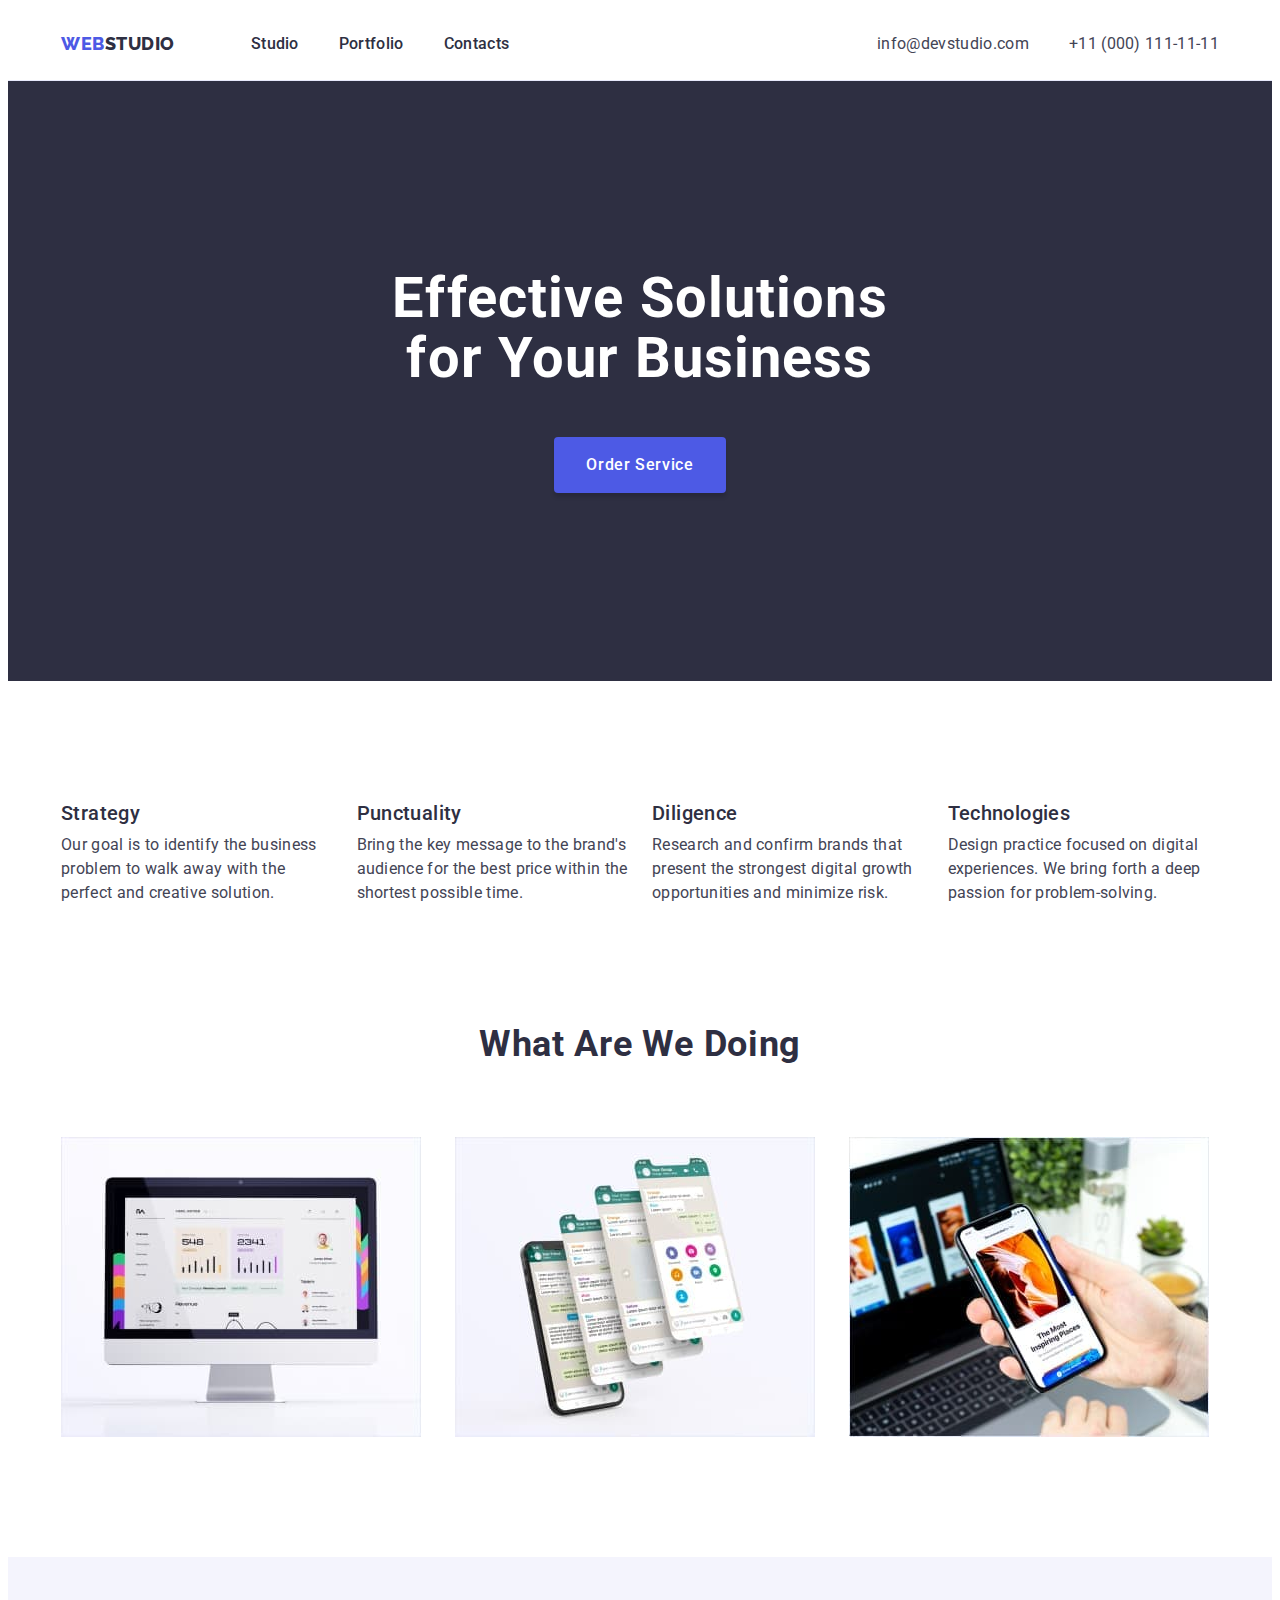
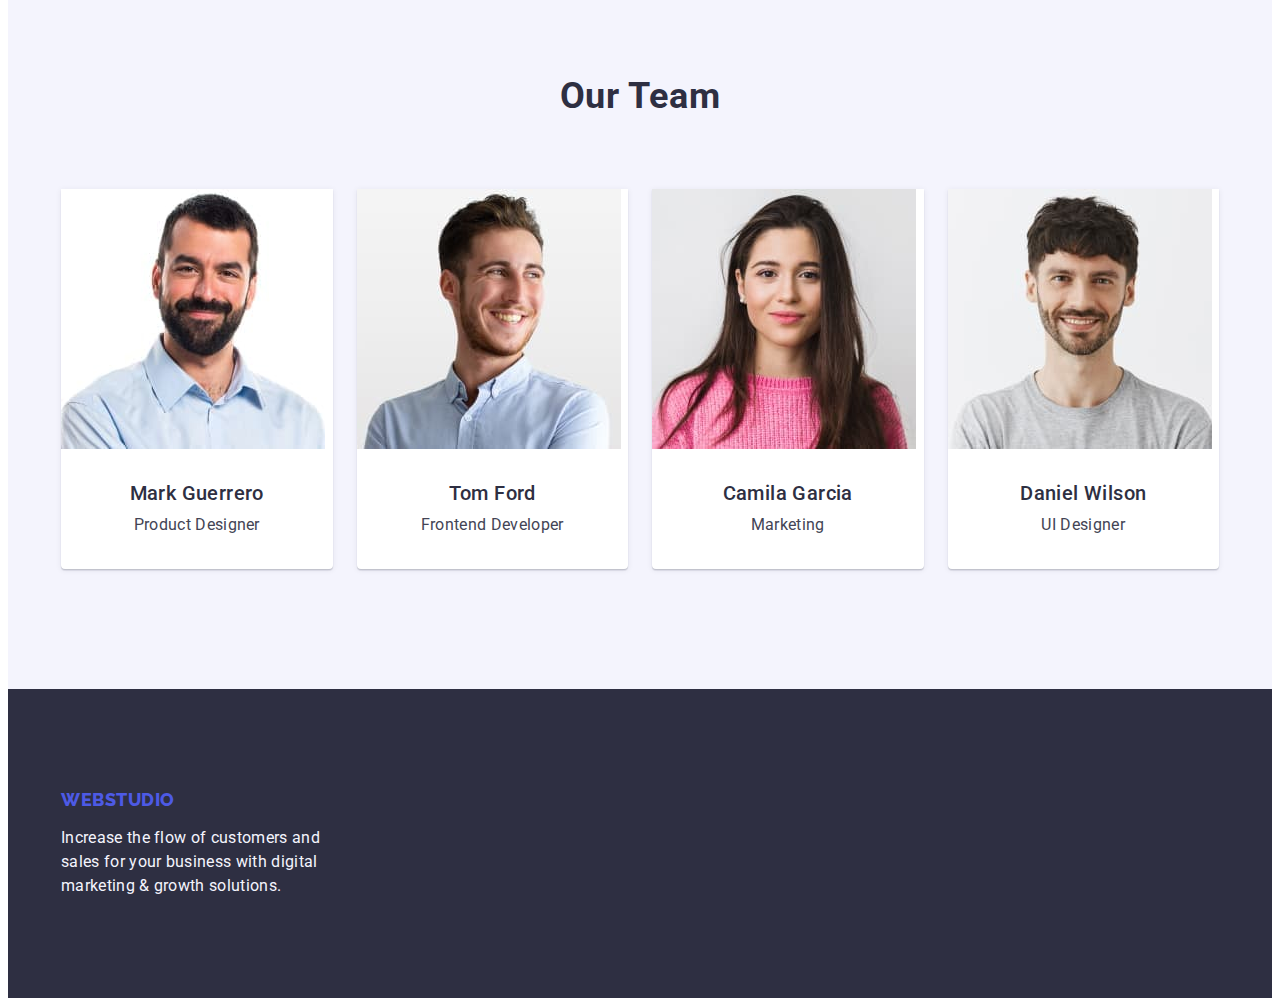
<file: index.html>
<!DOCTYPE html>
<html lang="en">
  <head>
    <meta charset="UTF-8" />
    <meta http-equiv="X-UA-Compatible" content="IE=edge" />
    <meta name="viewport" content="width=device-width, initial-scale=1.0" />
    <title>WebStudio</title>
    <link rel="preconnect" href="https://fonts.googleapis.com" />
    <link rel="preconnect" href="https://fonts.gstatic.com" crossorigin />
    <link
      href="https://fonts.googleapis.com/css2?family=Raleway:wght@800&family=Roboto:wght@400;500;700;900&display=swap"
      rel="stylesheet"
    />
    <link
      rel="stylesheet"
      href="https://cdnjs.cloudflare.com/ajax/libs/modern-normalize/1.1.0/modern-normalize.min.css"
      integrity="sha512-wpPYUAdjBVSE4KJnH1VR1HeZfpl1ub8YT/NKx4PuQ5NmX2tKuGu6U/JRp5y+Y8XG2tV+wKQpNHVUX03MfMFn9Q=="
      crossorigin="anonymous"
      referrerpolicy="no-referrer"
    />
    <link rel="stylesheet" href="./css/styles.css" />
  </head>
  <body>
    <!-- Header -->
    <header class="header">
      <div class="container header-container">
        <nav class="header-nav">
          <!--Logo-->
          <a href="./index.html" class="logo-link">
            Web<span class="header-span">Studio</span>
          </a>
          <!--Web-site Navigation-->
          <ul class="nav-list">
            <li class="nav-item">
              <a href="./index.html" class="nav-link">Studio</a>
            </li>
            <li class="nav-item">
              <a href="./portfolio.html" class="nav-link">Portfolio</a>
            </li>
            <li class="nav-item">
              <a href="" class="nav-link">Contacts </a>
            </li>
          </ul>
        </nav>
        <!--Contacts-->
        <address class="header-contacts">
          <ul class="contacts-list">
            <li class="contact-item">
              <a href="mailto:info@devstudio.com" class="contact-link"
                >info@devstudio.com
              </a>
            </li>
            <li class="contact-item">
              <a href="tel:+110001111111" class="contact-link"
                >+11 (000) 111-11-11
              </a>
            </li>
          </ul>
        </address>
      </div>
    </header>
    <main class="main">
      <!--Hero section-->
      <section class="hero">
        <div class="container">
          <h1 class="hero-title">Effective Solutions for Your Business</h1>
          <button class="hero-button" type="button">Order Service</button>
        </div>
      </section>
      <!--Features section-->
      <section class="features section">
        <div class="container">
          <h2 class="features-title visually-hidden">Features</h2>
          <ul class="features-list">
            <li class="features-item">
              <h3 class="features-subtitle">Strategy</h3>
              <p class="features-text text">
                Our goal is to identify the business problem to walk away with
                the perfect and creative solution.
              </p>
            </li>
            <li class="features-item">
              <h3 class="features-subtitle">Punctuality</h3>
              <p class="features-text text">
                Bring the key message to the brand's audience for the best price
                within the shortest possible time.
              </p>
            </li>
            <li class="features-item">
              <h3 class="features-subtitle">Diligence</h3>
              <p class="features-text text">
                Research and confirm brands that present the strongest digital
                growth opportunities and minimize risk.
              </p>
            </li>
            <li class="features-item">
              <h3 class="features-subtitle">Technologies</h3>
              <p class="features-text text">
                Design practice focused on digital experiences. We bring forth a
                deep passion for problem-solving.
              </p>
            </li>
          </ul>
        </div>
      </section>
      <!--Services-->
      <section class="services section">
        <div class="container">
          <h2 class="services-title">What are we doing</h2>
          <ul class="services-list">
            <li class="services-item">
              <img
                src="./images/service1.jpg"
                alt="Productivity"
                width="360"
                height="300"
              />
            </li>
            <li class="services-item">
              <img
                src="./images/service2.jpg"
                alt="Phone chat"
                width="360"
                height="300"
              />
            </li>
            <li class="services-item">
              <img
                src="./images/service3.jpg"
                alt="Phone app"
                width="360"
                height="300"
              />
            </li>
          </ul>
        </div>
      </section>
      <!--Team-->
      <section class="team section">
        <div class="container">
          <h2 class="team-title">Our Team</h2>
          <ul class="team-list">
            <li class="team-item">
              <img
                src="./images/team1.jpg"
                alt="Mark Guerrero"
                width="264"
                height="260"
              />
              <div class="team-card">
                <h3 class="team-subtitle">Mark Guerrero</h3>
                <p class="team-text text">Product Designer</p>
              </div>
            </li>
            <li class="team-item">
              <img
                src="./images/team2.jpg"
                alt="Tom Ford"
                width="264"
                height="260"
              />
              <div class="team-card">
                <h3 class="team-subtitle">Tom Ford</h3>
                <p class="team-text text">Frontend Developer</p>
              </div>
            </li>
            <li class="team-item">
              <img
                src="./images/team3.jpg"
                alt="Camila Garcia"
                width="264"
                height="260"
              />
              <div class="team-card">
                <h3 class="team-subtitle">Camila Garcia</h3>
                <p class="team-text text">Marketing</p>
              </div>
            </li>
            <li class="team-item">
              <img
                src="./images/team4.jpg"
                alt="Daniel Wilson"
                width="264"
                height="260"
              />
              <div class="team-card">
                <h3 class="team-subtitle">Daniel Wilson</h3>
                <p class="team-text text">UI Designer</p>
              </div>
            </li>
          </ul>
        </div>
      </section>
    </main>
    <!-- Footer -->
    <footer class="footer">
      <div class="container">
        <!--Logo-->
        <a class="logo-link" href="./index.html">
          Web<span class="footer-span">Studio</span>
        </a>
        <p class="footer-slogan">
          Increase the flow of customers and sales for your business with
          digital marketing & growth solutions.
        </p>
      </div>
    </footer>
  </body>
</html>
</file>
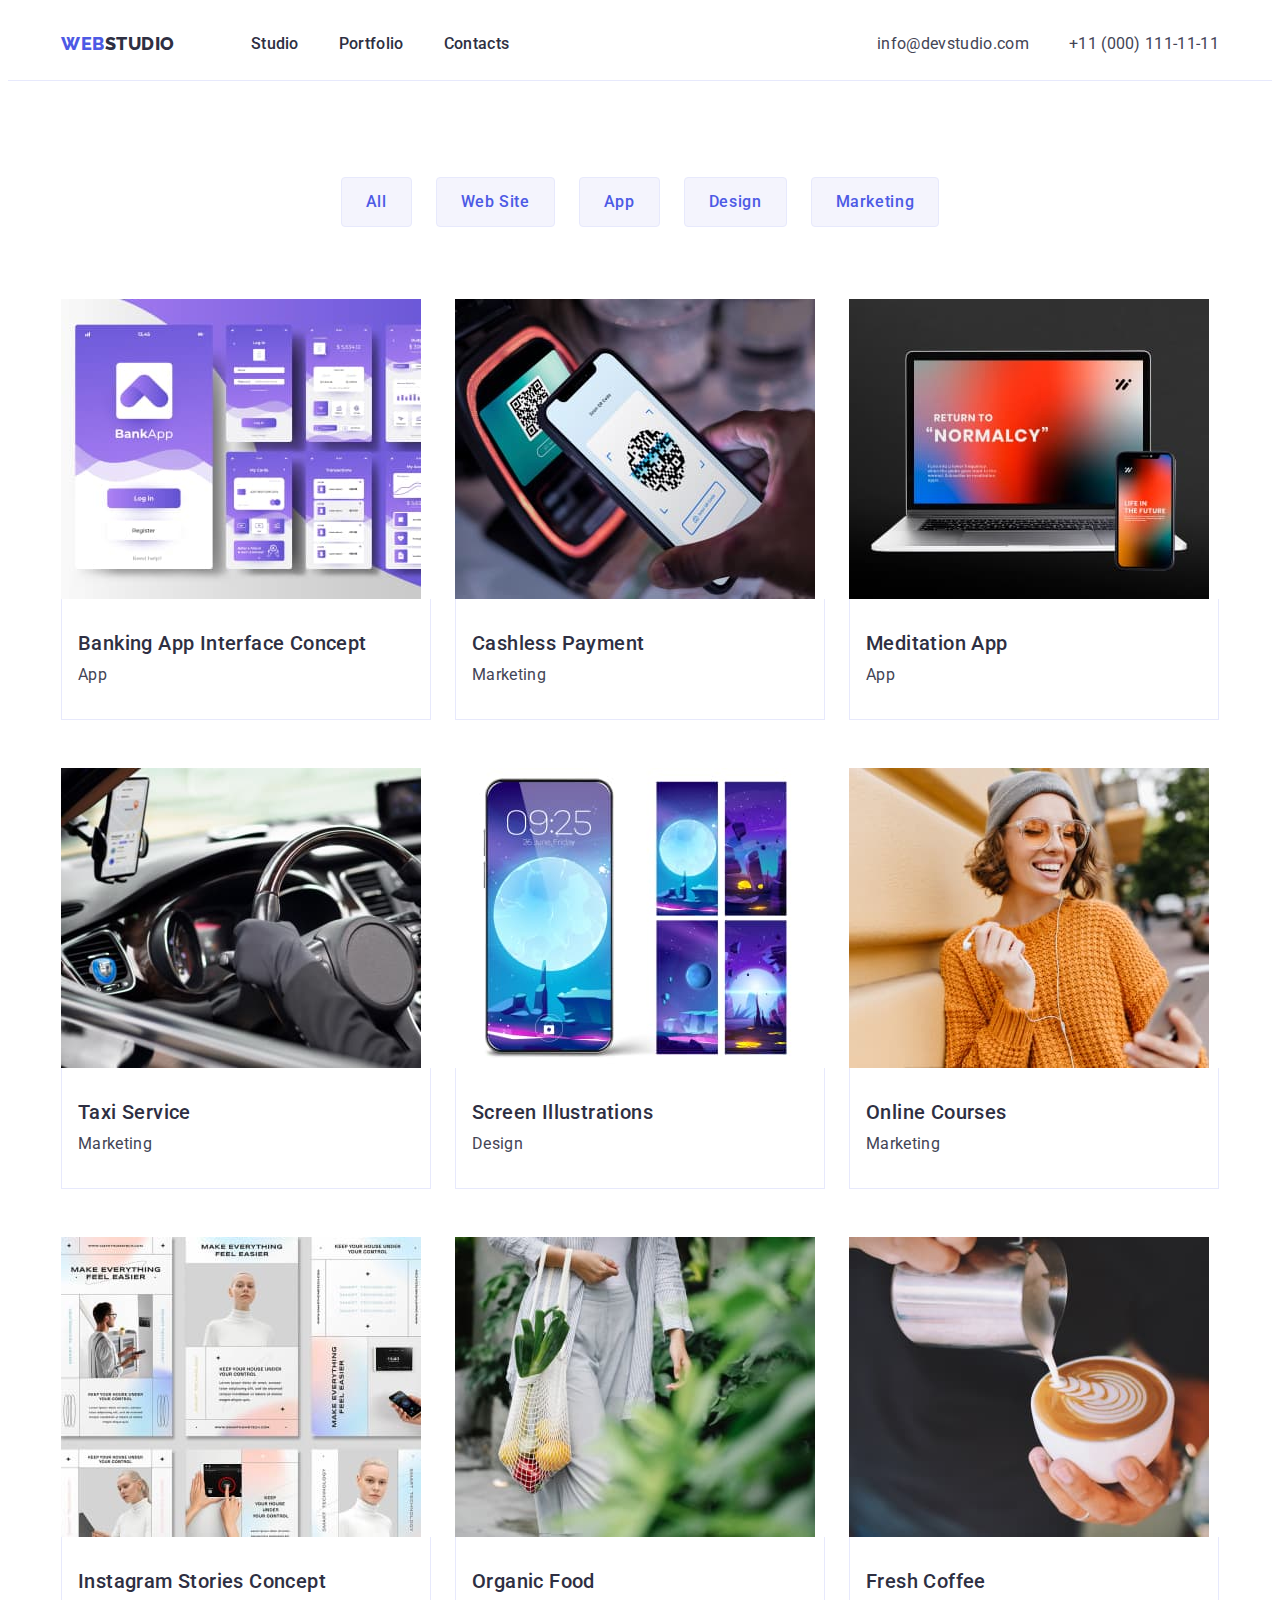
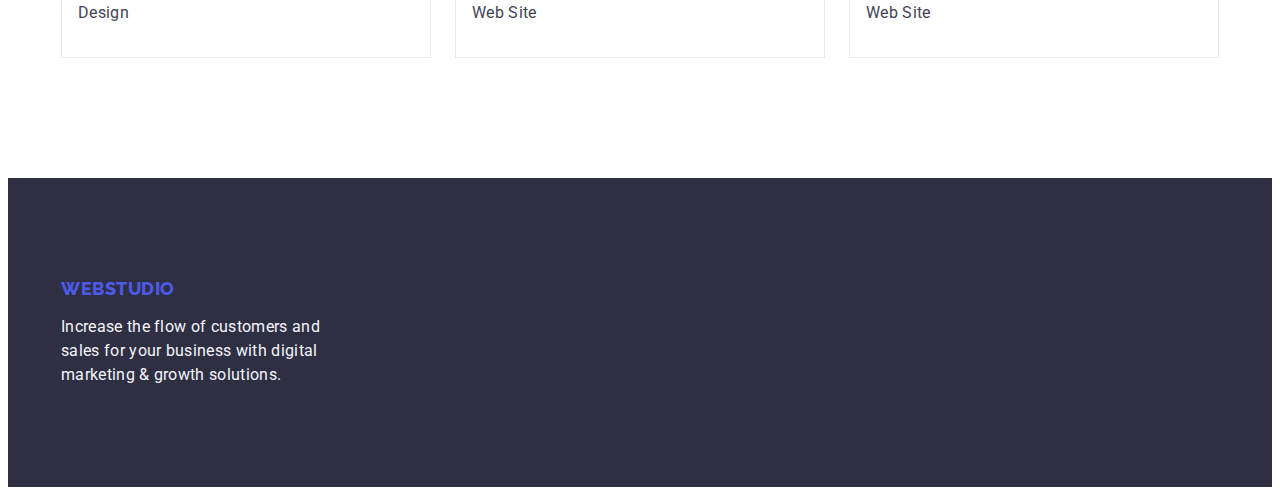
<file: portfolio.html>
<!DOCTYPE html>
<html lang="en">
  <head>
    <meta charset="UTF-8" />
    <meta http-equiv="X-UA-Compatible" content="IE=edge" />
    <meta name="viewport" content="width=device-width, initial-scale=1.0" />
    <title>WebStudio</title>
    <link rel="preconnect" href="https://fonts.googleapis.com" />
    <link rel="preconnect" href="https://fonts.gstatic.com" crossorigin />
    <link
      href="https://fonts.googleapis.com/css2?family=Raleway:wght@800&family=Roboto:wght@400;500;700;900&display=swap"
      rel="stylesheet"
    />
    <link
      rel="stylesheet"
      href="https://cdnjs.cloudflare.com/ajax/libs/modern-normalize/1.1.0/modern-normalize.min.css"
      integrity="sha512-wpPYUAdjBVSE4KJnH1VR1HeZfpl1ub8YT/NKx4PuQ5NmX2tKuGu6U/JRp5y+Y8XG2tV+wKQpNHVUX03MfMFn9Q=="
      crossorigin="anonymous"
      referrerpolicy="no-referrer"
    />
    <link rel="stylesheet" href="./css/styles.css" />
  </head>
  <body>
    <!-- Header -->
    <header class="header">
      <div class="container header-container">
        <nav class="header-nav">
          <!--Logo-->
          <a href="./index.html" class="logo-link">
            Web<span class="header-span">Studio</span>
          </a>
          <!--Web-site Navigation-->
          <ul class="nav-list">
            <li class="nav-item">
              <a href="./index.html" class="nav-link">Studio</a>
            </li>
            <li class="nav-item">
              <a href="./portfolio.html" class="nav-link">Portfolio</a>
            </li>
            <li class="nav-item">
              <a href="" class="nav-link">Contacts </a>
            </li>
          </ul>
        </nav>
        <!--Contacts-->
        <address class="header-contacts">
          <ul class="contacts-list">
            <li class="contact-item">
              <a href="mailto:info@devstudio.com" class="contact-link"
                >info@devstudio.com
              </a>
            </li>
            <li class="contact-item">
              <a href="tel:+110001111111" class="contact-link"
                >+11 (000) 111-11-11
              </a>
            </li>
          </ul>
        </address>
      </div>
    </header>
    <main>
      <!-- Filter -->
      <section class="filter section">
        <div class="container">
          <h1 class="filter-title visually-hidden">Filter</h1>
          <ul class="filter-list">
            <li class="filter-item">
              <button class="filter-button" type="button">All</button>
            </li>
            <li class="filter-item">
              <button class="filter-button" type="button">Web Site</button>
            </li>
            <li class="filter-item">
              <button class="filter-button" type="button">App</button>
            </li>
            <li class="filter-item">
              <button class="filter-button" type="button">Design</button>
            </li>
            <li class="filter-item">
              <button class="filter-button" type="button">Marketing</button>
            </li>
          </ul>
      <!-- Portfolio Examples -->
          <ul class="portfolio-list">
            <li class="portfolio-item">
              <a href="" class="portfolio-link">
                <img src="./images/card1.jpg" alt="bank app" width="360" height="300" />
                <div class="portfolio-card">
                  <h2 class="portfolio-title">Banking App Interface Concept</h2>
                  <p class="portfolio-text text"> App</p>
                </div>
              </a>
            </li>
            <li class="portfolio-item">
              <a href="" class="portfolio-link">
                <img src="./images/card2.jpg" alt="payment service" width="360" height="300" />
                <div class="portfolio-card">
                  <h2 class="portfolio-title">Cashless Payment</h2>
                  <p class="portfolio-text text">Marketing</p>
                </div>
              </a>
            </li>
            <li class="portfolio-item">
              <a href="" class="portfolio-link">
                <img src="./images/card3.jpg" alt="meditation app" width="360" height="300" />
                <div class="portfolio-card">
                  <h2 class="portfolio-title">Meditation App</h2>
                  <p class="portfolio-text text">App</p>
                </div>
              </a>
            </li>
            <li class="portfolio-item">
              <a href="" class="portfolio-link">
                <img src="./images/card4.jpg" alt="taxi service" width="360" height="300" />
                <div class="portfolio-card">
                  <h2 class="portfolio-title">Taxi Service</h2>
                  <p class="portfolio-text text">Marketing</p>
                </div>
              </a>
            </li>
            <li class="portfolio-item">
              <a href="" class="portfolio-link">
                <img src="./images/card5.jpg" alt="screen illustrations" width="360" height="300" />
                <div class="portfolio-card">
                  <h2 class="portfolio-title">Screen Illustrations</h2>
                  <p class="portfolio-text text">Design</p>
                </div>
              </a>
            </li>
            <li class="portfolio-item">
              <a href="" class="portfolio-link">
                <img src="./images/card6.jpg" alt="online courses" width="360" height="300" />
                <div class="portfolio-card">
                  <h2 class="portfolio-title">Online Courses</h2>
                  <p class="portfolio-text text">Marketing</p>
                </div>
              </a>
            </li>
            <li class="portfolio-item">
              <a href="" class="portfolio-link">
                <img  src="./images/card7.jpg" alt="instagram stories" width="360" height="300" />
                <div class="portfolio-card">
                  <h2 class="portfolio-title">Instagram Stories Concept</h2>
                  <p class="portfolio-text text">Design</p>
                </div>
              </a>
            </li>
            <li class="portfolio-item">
              <a href="" class="portfolio-link">
                <img src="./images/card8.jpg" alt="organic food" width="360" height="300" />
                <div class="portfolio-card">
                  <h2 class="portfolio-title">Organic Food</h2>
                  <p class="portfolio-text text">Web Site</p>
                </div>
              </a>
            </li>
            <li class="portfolio-item">
              <a href="" class="portfolio-link">
                <img src="./images/card9.jpg" alt="fresh coffee" width="360" height="300" />
                <div class="portfolio-card">
                  <h2 class="portfolio-title">Fresh Coffee</h2>
                  <p class="portfolio-text text">Web Site</p>
                </div>
              </a>
            </li>
          </ul>
        </div>
      </section>
    </main>
    <!-- Footer -->
    <footer class="footer">
      <div class="container">
        <!--Logo-->
        <a class="logo-link" href="./index.html">
          Web<span class="footer-span">Studio</span>
        </a>
        <p class="footer-slogan">
          Increase the flow of customers and sales for your business with
          digital marketing & growth solutions.
        </p>
      </div>
    </footer>
  </body>
</html>
</file>
<file: css/styles.css>
:root {
  --primary-brand-color: #4d5ae5;
  --pressed-state-color: #404bbf;
  --dark-color: #2e2f42;
  --success-color: #31d0aa;
  --text-color: #434455;
  --subtle-text-color: #8e8f99;
  --accent-color: #e7e9fc;
  --light-color: #f4f4fd;
  --modal-overlay-color: rgba(46, 47, 66, 0.4);
  --hero-background-color: rgba(46, 47, 66, 0.7);
  --white-background-color: #ffffff;
  --modal-background-color: #fcfcfc;
}

body {
  font-family: "Roboto", sans-serif;
  color: var(--text-color);
  background-color: var(--white-background-color);
}

.container {
  padding-left: 15px;
  padding-right: 15px;
  margin-left: auto;
  margin-right: auto;
  width: 1158px;
}

h1,
h2,
h3,
h4,
h5,
h6,
p {
  margin: 0;
}

ul {
  padding: 0;
  margin: 0;
  list-style-type: none;
}

a {
  font-style: normal;
  text-decoration: none;
}

img {
  display: block;
}

button {
  font-family: inherit;
  font-weight: 500;
  font-size: 16px;
  line-height: 1.5;
  letter-spacing: 0.04em;
  cursor: pointer;
  border: 1px solid transparent;
  border-radius: 4px;
}
/* Header */

header {
  border-bottom: 1px solid var(--accent-color);
}

.header-container {
  display: flex;
  align-items: center;
  justify-content: space-between;
}

.header-nav {
  display: flex;
  align-items: center;
}

.logo-link {
  font-family: "Raleway", sans-serif;
  font-weight: 800;
  font-size: 18px;
  line-height: 1.17;
  letter-spacing: 0.03em;
  text-transform: uppercase;
  color: var(--primary-brand-color);
}

.header .logo-link {
  margin-right: 76px;
}
.header-span {
  color: var(--dark-color);
}

.nav-list {
  display: flex;
  gap: 40px;
}

.nav-link {
  display: block;
  padding-top: 24px;
  padding-bottom: 24px;
  font-weight: 500;
  font-size: 16px;
  line-height: 1.5;
  letter-spacing: 0.02em;
  color: var(--dark-color);
}

.contacts-list {
  display: flex;
  gap: 40px;
}

.contact-link {
  display: block;
  padding-top: 24px;
  padding-bottom: 24px;
}

.nav-link:hover,
.nav-link:focus,
.contact-link:hover,
.contact-link:focus {
  color: var(--pressed-state-color);
}

.section {
  padding-top: 120px;
  padding-bottom: 120px;
}

.visually-hidden {
  position: absolute;
  width: 1px;
  height: 1px;
  margin: -1px;
  border: 0;
  padding: 0;
  white-space: nowrap;
  clip-path: inset(100%);
  clip: rect(0 0 0 0);
  overflow: hidden;
}

/**Headers*/
.features-title,
.services-title,
.team-title {
  margin-bottom: 72px;
  font-weight: 700;
  font-size: 36px;
  line-height: 1.11;
  letter-spacing: 0.02em;
  text-align: center;
  text-transform: capitalize;
  color: var(--dark-color);
}

.features-subtitle,
.team-subtitle,
.portfolio-title {
  margin-bottom: 8px;
  font-weight: 500;
  font-size: 20px;
  line-height: 1.2;
  letter-spacing: 0.02em;
  color: var(--dark-color);
}

/**Text style*/
.contact-link,
.text,
.footer-slogan {
  font-size: 16px;
  line-height: 1.5;
  letter-spacing: 0.02em;
  color: var(--text-color);
}

/**Hero section*/
.hero {
  padding-top: 188px;
  padding-bottom: 188px;
  text-align: center;
  background-color: var(--dark-color);
}

.hero-title {
  margin-bottom: 48px;
  margin-left: auto;
  margin-right: auto;
  max-width: 496px;
  font-weight: 700;
  font-size: 56px;
  line-height: 1.07;
  letter-spacing: 0.02em;
  color: var(--white-background-color);
}

.hero-button {
  display: block;
  padding: 16px 32px;
  margin: 0 auto;
  min-width: 169px;
  height: 56px;
  border: none;
  box-shadow: 0px 4px 4px rgba(0, 0, 0, 0.15);
  background-color: var(--primary-brand-color);
  color: var(--white-background-color);
}

.hero-button:hover,
.hero-button:focus {
  background-color: var(--pressed-state-color);
}

/**Features section */
.features-list {
  display: flex;
  justify-content: space-between;
  gap: 24px;
}

.features-item {
  flex-basis: calc((100% - 72px) / 4);
}

/**Services section */
.services {
  padding-top: 0;
}

.services-list {
  display: flex;
  justify-content: space-between;
  gap: 24px;
}

.services-item {
  flex-basis: calc((100% - 48px) / 3);
}


/**Team section*/
.team {
  background-color: var(--light-color);
}

.team-list {
  display: flex;
  gap: 24px;
}

.team-item {
  height: 100%;
  flex-grow: 1;
  text-align: center;
  flex-basis: calc((100% - 72px) / 4);

  border-radius: 0px 0px 4px 4px;
  box-shadow: 0px 1px 6px rgba(46, 47, 66, 0.08),
    0px 1px 1px rgba(46, 47, 66, 0.16), 0px 2px 1px rgba(46, 47, 66, 0.08);
  background-color: var(--white-background-color);
}

.team-card {
  padding: 32px 16px;
}

.team-item {
  background-color: var(--white-background-color);
}


/**Filter section*/
.filter {
  padding-top: 96px;
}

.filter-list {
  display: flex;
  justify-content: center;
  margin-bottom: 72px;
  gap: 24px;
}

.filter-button {
  display: inline-block;
  padding: 12px 24px;
  border-color: var(--accent-color);
  background-color: var(--light-color);
  color: var(--primary-brand-color);
}

.filter-button:hover,
.filter-button:focus {
  border-color: transparent;
  box-shadow: 0px 3px 1px rgba(0, 0, 0, 0.1), 0px 2px 1px rgba(0, 0, 0, 0.08),
    0px 2px 2px rgba(0, 0, 0, 0.12);
  background-color: var(--pressed-state-color);
  color: var(--white-background-color);
}

/**Portfolio section*/

.portfolio-list {
  display: flex;
  gap: 48px 24px;
  flex-wrap: wrap;
}

.portfolio-item {
  flex-basis: calc((100% - 48px) / 3);
  border-radius: 0px 0px 4px 4px;
}

.portfolio-link {
  display: flex;
  flex-direction: column;
  height: 100%;
}

.portfolio-card {
  flex-grow: 1;
  padding: 32px 16px;
  border-right: 1px solid var(--accent-color);
  border-bottom: 1px solid var(--accent-color);
  border-left: 1px solid var(--accent-color);
}

/**Footer*/
.footer {
  padding-top: 100px;
  padding-bottom: 100px;
  background-color: var(--dark-color);
}

.footer .logo-link {
  display: inline-block;
  margin-bottom: 16px;
}

.footer-slogan {
  margin-right: auto;
  max-width: 264px;
  color: var(--light-color);
}
</file>
